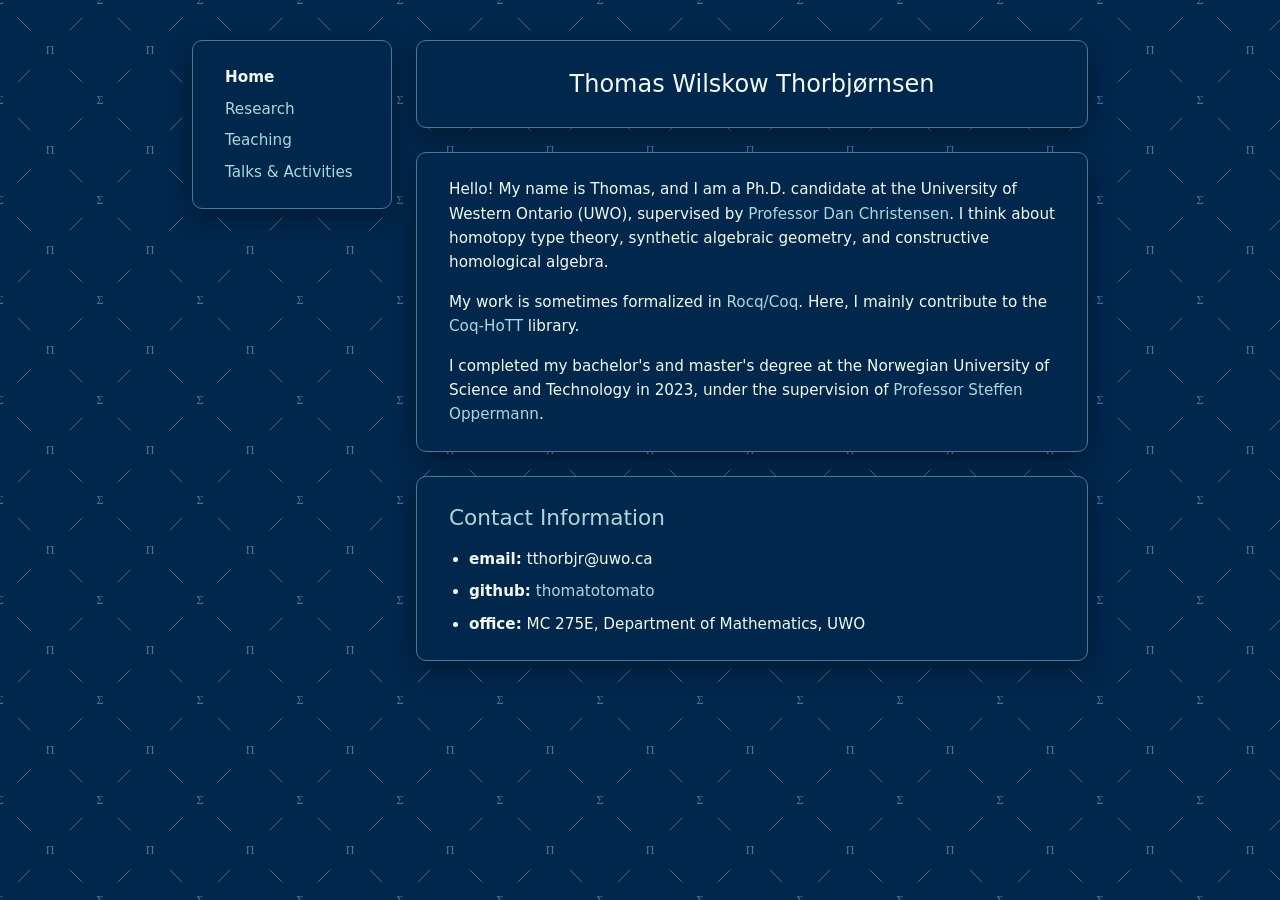
<file: index.html>
<!DOCTYPE html>
<html lang="en">
<head>
  <!-- Character encoding and responsive viewport scaling for mobile devices -->
  <meta charset="UTF-8">
  <meta name="viewport" content="width=device-width, initial-scale=1.0">
  <title>Thomas Wilskow Thorbjørnsen</title>

  <!-- Shared stylesheet (for pages in subfolders like Research/, use "../style.css") -->
  <link rel="stylesheet" href="style.css">
</head>
<body>
  <!-- Two-column grid container: left sidebar (nav) + right main column (.content) -->
  <div class="layout">
    <!-- Sidebar navigation card; aria-label helps screen readers identify this nav region -->
    <nav class="card" aria-label="Explore files">
      <!-- class="current" highlights the active page; move it to the matching link on other pages -->
      <a class="current">Home</a>
      <a href="Research/research.html">Research</a>
      <a href="Teaching/teaching.html">Teaching</a>
      <a href="Talks and Activities/talks.html">Talks &amp; Activities</a>
      <!-- <a href="resume.pdf">Resume</a> -->
    </nav>

    <!-- Right column: stacks the name card above the main text card (and any future .card sections) -->
    <div class="content">
      <header class="card">
        <h1>Thomas Wilskow Thorbjørnsen</h1>
      </header>

      <section class="card">
        <p>Hello! My name is Thomas, and I am a Ph.D. candidate at the University of Western Ontario (UWO), supervised by <a href="https://jdc.math.uwo.ca/">Professor Dan Christensen</a>. I think about homotopy type theory, synthetic algebraic geometry, and constructive homological algebra.</p>

        <p>My work is sometimes formalized in <a href="https://rocq-prover.org/">Rocq/Coq</a>. Here, I mainly contribute to the <a href="https://github.com/HoTT/Coq-HoTT">Coq-HoTT</a> library. </p>

        <p>I completed my bachelor's and master's degree at the Norwegian University of Science and Technology in 2023, under the supervision of <a href="https://opperman.folk.ntnu.no/index.html">Professor Steffen Oppermann</a>.</p>
      </section>

      <section class="card">
        <h2>Contact Information</h2>
          <ul>
            <li><b>email:</b> tthorbjr@uwo.ca</li>
            <li><b>github:</b> <a href="https://github.com/ThomatoTomato">thomatotomato</a></li>
            <li><b>office:</b> MC 275E, Department of Mathematics, UWO</li>
          </ul>
      </section>

      <!-- <section class="card">
        <h2>News</h2>

      </section> -->
    </div>
  </div>
</body>
</html>
</file>
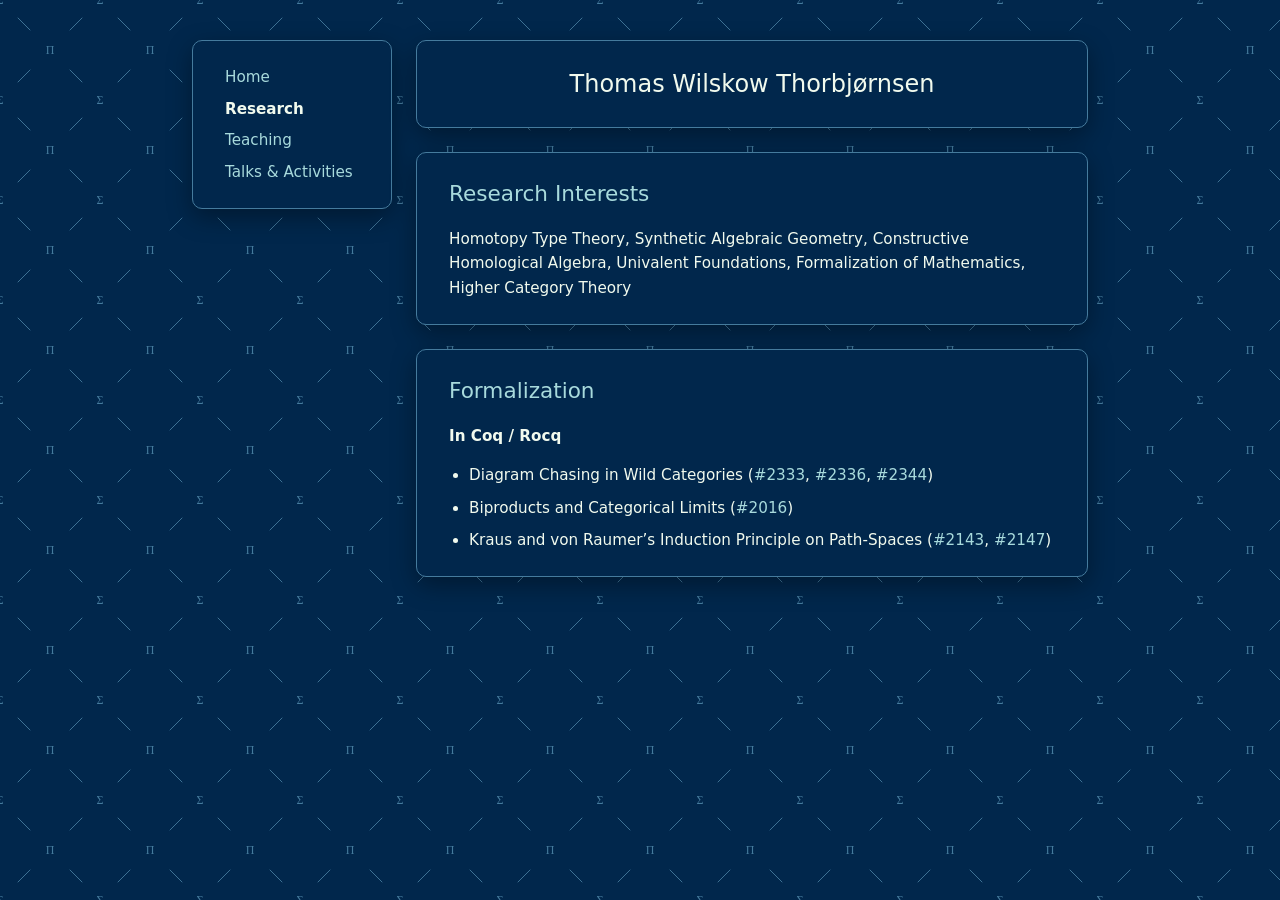
<file: Research/research.html>
<!DOCTYPE html>
<html lang="en">
<head>
  <!-- Character encoding and responsive viewport scaling for mobile devices -->
  <meta charset="UTF-8">
  <meta name="viewport" content="width=device-width, initial-scale=1.0">
  <title>Thomas Wilskow Thorbjørnsen</title>

  <!-- Shared stylesheet (for pages in subfolders like Research/, use "../style.css") -->
  <link rel="stylesheet" href="../style.css">
</head>
<body>
  <!-- Two-column grid container: left sidebar (nav) + right main column (.content) -->
  <div class="layout">
    <!-- Sidebar navigation card; aria-label helps screen readers identify this nav region -->
    <nav class="card" aria-label="Explore files">
      <!-- class="current" highlights the active page; move it to the matching link on other pages -->
      <a href="../index.html">Home</a>
      <a class="current">Research</a>
      <a href="../Teaching/teaching.html">Teaching</a>
      <a href="../Talks and Activities/talks.html">Talks &amp; Activities</a>
      <!-- <a href="resume.pdf">Resume</a> -->
    </nav>

    <!-- Right column: stacks the name card above the main text card (and any future .card sections) -->
    <div class="content">
      <header class="card">
        <h1>Thomas Wilskow Thorbjørnsen</h1>
      </header>

      <!-- Current research interests -->
      <main class="card">
        <h2>Research Interests</h2>
        <p>
          Homotopy Type Theory, Synthetic Algebraic Geometry, Constructive Homological Algebra, Univalent Foundations, Formalization of Mathematics, Higher Category Theory
        </p>
      </main>

      <!-- Publications and preprints -->
      <!-- <section class="card">
        <h2>Publications &amp; Preprints</h2>
        <p><em>In pure mathematics, authors are listed alphabetically by convention.</em></p>
        <h3>Preprints &amp; Manuscripts in Preparation</h3>
        <ol>
          <li>
            F. Cherubini, J. D. Christensen, F. Endres, H. Moeneclaey, and T. W. Thorbjørnsen,
            <em>Finitely Adequate Modules in Synthetic Algebraic Geometry</em>,
            In preparation.
          </li>
          <li>
            J. D. Christensen and T. W. Thorbjørnsen,
            <em>Diagram Chasing in Type Theory</em> (Working Title),
            In preparation.<br>
            Formalization: Upstreamed to <a href="https://github.com/HoTT/Coq-HoTT">HoTT/Coq-HoTT</a> (PR #2333, PR #2336, PR #2344).
          </li>
          <li>
            J. D. Christensen and T. W. Thorbjørnsen,
            <em>Derived Functors in Homotopy Type Theory</em>,
            In preparation.
          </li>
        </ol>
      </section> -->

      <!-- Formalization -->
      <section class="card">
        <h2>Formalization</h2>
        <p>
          <strong>In Coq / Rocq </strong><br>
        </p>

        <!-- <h3>Upstream Library Contributions: <a href="https://github.com/HoTT/Coq-HoTT">HoTT/Coq-HoTT</a></h3>
        <p>Contributions to the official Homotopy Type Theory library for Coq / Rocq:</p> -->
        <ul>
          <li> Diagram Chasing in Wild Categories (<a href="https://github.com/HoTT/Coq-HoTT/pull/2333">#2333</a>, <a href="https://github.com/HoTT/Coq-HoTT/pull/236">#2336</a>, <a href="https://github.com/HoTT/Coq-HoTT/pull/2344">#2344</a>) </li>
          <li> Biproducts and Categorical Limits (<a href="https://github.com/HoTT/Coq-HoTT/pull/2016">#2016</a>) </li>
          <li> Kraus and von Raumer’s Induction Principle on Path-Spaces (<a href="https://github.com/HoTT/Coq-HoTT/pull/2143">#2143</a>, <a href="https://github.com/HoTT/Coq-HoTT/pull/2147">#2147</a>) </li>
        </ul>
      </section>
    </div>
  </div>
</body>
</html>
</file>
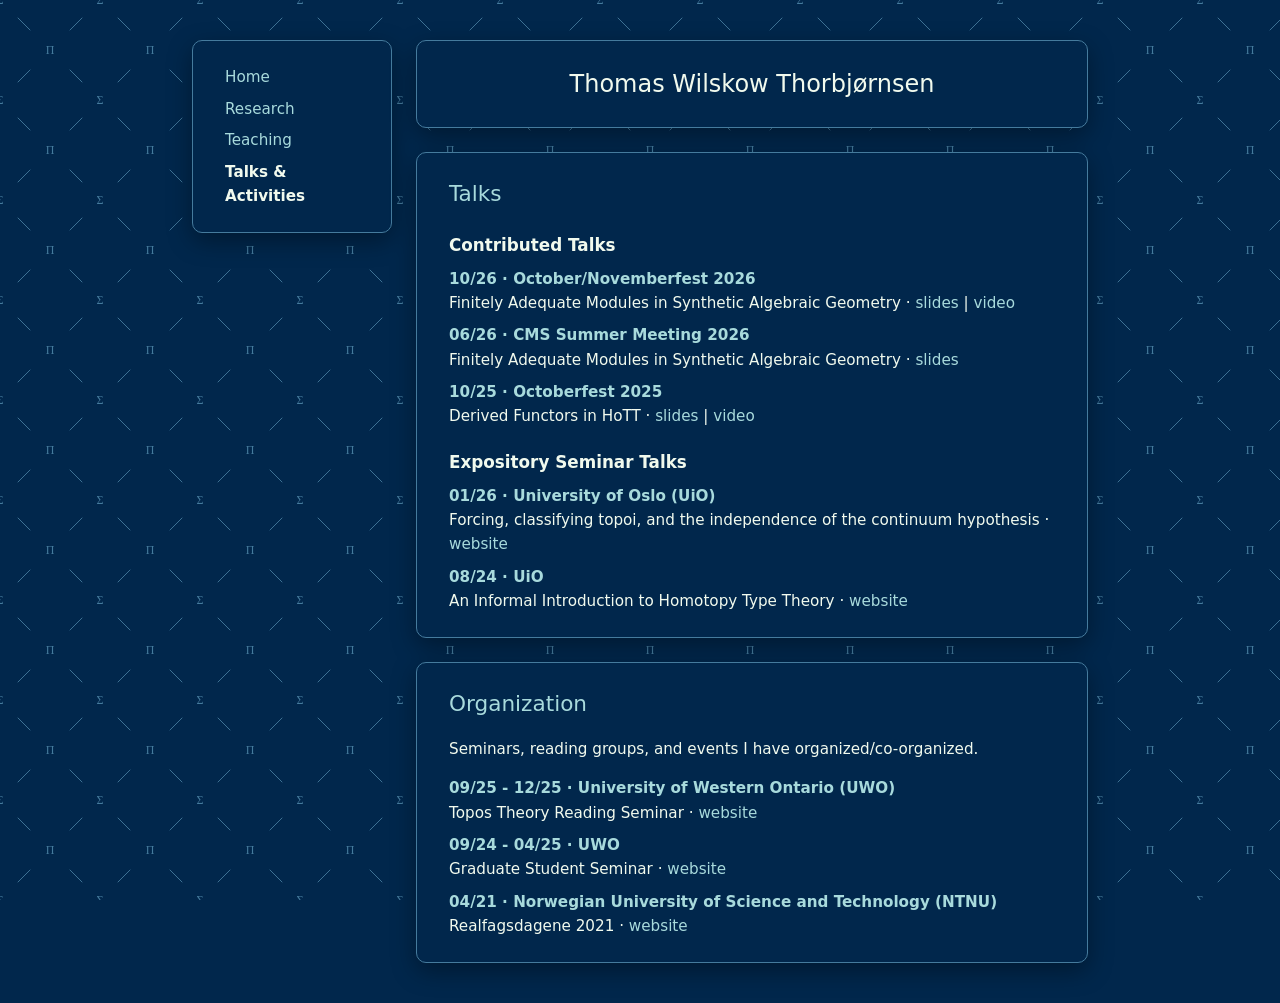
<file: Talks and Activities/talks.html>
<!DOCTYPE html>
<html lang="en">
<head>
  <!-- Character encoding and responsive viewport scaling for mobile devices -->
  <meta charset="UTF-8">
  <meta name="viewport" content="width=device-width, initial-scale=1.0">
  <title>Thomas Wilskow Thorbjørnsen</title>

  <!-- Shared stylesheet (for pages in subfolders like Research/, use "../style.css") -->
  <link rel="stylesheet" href="../style.css">
</head>
<body>
  <!-- Two-column grid container: left sidebar (nav) + right main column (.content) -->
  <div class="layout">
    <!-- Sidebar navigation card; aria-label helps screen readers identify this nav region -->
    <nav class="card" aria-label="Explore files">
      <!-- class="current" highlights the active page; move it to the matching link on other pages -->
      <a href="../index.html">Home</a>
      <a href="../Research/research.html">Research</a>
      <a href="../Teaching/teaching.html">Teaching</a>
      <a class="current">Talks &amp; Activities</a>
      <!-- <a href="resume.pdf">Resume</a> -->
    </nav>

    <!-- Right column: stacks the name card above the main text card (and any future .card sections) -->
    <div class="content">
      <header class="card">
        <h1>Thomas Wilskow Thorbjørnsen</h1>
      </header>

      <section class="card">
        <h2>Talks</h2>

        <h3>Contributed Talks</h3>
        <ul class="single-list">
          <li>
            <span class="label">10/26 &middot; October/Novemberfest 2026</span>
            Finitely Adequate Modules in Synthetic Algebraic Geometry &middot; <a href="Slides/finsag_Octoberfest26.pdf">slides</a> &vert; <a href="https://richardblute.ca/wp-content/uploads/2026/11/day1rec1.mp4">video</a>
          </li>

          <li>
            <span class="label">06/26 &middot; CMS Summer Meeting 2026</span>
            Finitely Adequate Modules in Synthetic Algebraic Geometry &middot; <a href="Slides/finsag_CMS26.pdf">slides</a>
          </li>

          <li>
            <span class="label"> 10/25 &middot; Octoberfest 2025</span>
            Derived Functors in HoTT &middot; <a href="Slides/derived_Octoberfest25.pdf">slides</a> &vert; <a href="https://richardblute.ca/wp-content/uploads/2025/11/thorbjornsen-25.mp4">video</a>
          </li>
        </ul>

        <h3>Expository Seminar Talks</h3>
        <ul class="single-list">
          <li>
            <span class="label">01/26 &middot; University of Oslo (UiO) </span>
            Forcing, classifying topoi, and the independence of the continuum hypothesis &middot; <a href="https://www.mn.uio.no/math/english/research/groups/geometry-topology/events/seminars/2026%20-%20Thorbj%C3%B8rnsen%20-%2016.01.26.html">website</a>
          </li>
          <li>
            <span class="label">08/24 &middot; UiO </span>
            An Informal Introduction to Homotopy Type Theory &middot; <a href="https://www.mn.uio.no/math/english/research/groups/geometry-topology/events/seminars/thorbjornsen.html">website</a>
          </li>
        </ul>
      </section>

      <section class="card">
        <h2>Organization</h2>

        <p>Seminars, reading groups, and events I have organized/co-organized.</p>

        <ul class="single-list">
          <li>
            <span class="label">09/25 - 12/25 &middot; University of Western Ontario (UWO)</span>
            Topos Theory Reading Seminar &middot; <a href="https://thchatzidiamantis.github.io/Organisation/ToposTheory.html">website</a>
          </li>

          <li>
            <span class="label">09/24 - 04/25 &middot; UWO</span>
            Graduate Student Seminar &middot; <a href="https://www.math.uwo.ca/graduate/seminar.html">website</a>
          </li>

          <li>
            <span class="label">04/21 &middot; Norwegian University of Science and Technology (NTNU) </span>
            Realfagsdagene 2021 &middot; <a href="https://www.realfagsdagene.org/2021">website</a>
          </li>
        </ul>
      </section>
    </div>
  </div>
</body>
</html>
</file>
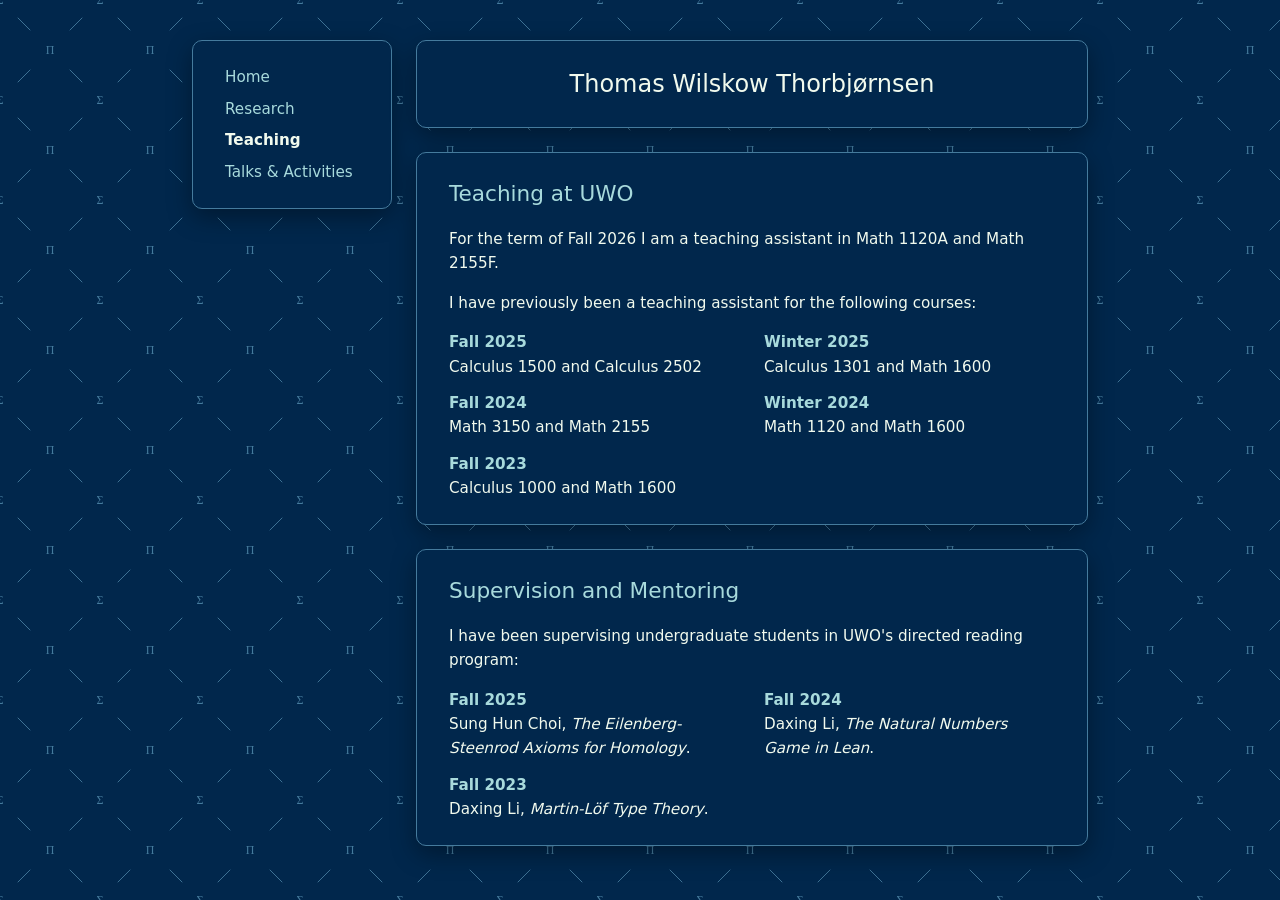
<file: Teaching/teaching.html>
<!DOCTYPE html>
<html lang="en">
<head>
  <!-- Character encoding and responsive viewport scaling for mobile devices -->
  <meta charset="UTF-8">
  <meta name="viewport" content="width=device-width, initial-scale=1.0">
  <title>Thomas Wilskow Thorbjørnsen</title>

  <!-- Shared stylesheet (for pages in subfolders like Research/, use "../style.css") -->
  <link rel="stylesheet" href="../style.css">
</head>
<body>
  <!-- Two-column grid container: left sidebar (nav) + right main column (.content) -->
  <div class="layout">
    <!-- Sidebar navigation card; aria-label helps screen readers identify this nav region -->
    <nav class="card" aria-label="Explore files">
      <!-- class="current" highlights the active page; move it to the matching link on other pages -->
      <a href="../index.html">Home</a>
      <a href="../Research/research.html">Research</a>
      <a class="current">Teaching</a>
      <a href="../Talks and Activities/talks.html">Talks &amp; Activities</a>
      <!-- <a href="resume.pdf">Resume</a> -->
    </nav>

    <!-- Right column: stacks the name card above the main text card (and any future .card sections) -->
    <div class="content">
      <header class="card">
        <h1>Thomas Wilskow Thorbjørnsen</h1>
      </header>

      <section class="card">
        <h2>Teaching at UWO</h2>
        <p>For the term of Fall 2026 I am a teaching assistant in Math 1120A and Math 2155F.</p>

        <p>I have previously been a teaching assistant for the following courses:</p>
        <ul class="block-list">
          <li>
            <span class="label">Fall 2025</span>
            Calculus 1500 and Calculus 2502
          </li>
          <li>
            <span class="label">Winter 2025</span>
            Calculus 1301 and Math 1600
          </li>
          <li>
            <span class="label">Fall 2024</span>
            Math 3150 and Math 2155
          </li>
          <li>
            <span class="label">Winter 2024</span>
            Math 1120 and Math 1600
          </li>
          <li>
            <span class="label">Fall 2023</span>
            Calculus 1000 and Math 1600
          </li>
        </ul>
      </section>

      <!-- <section class="card">
        <h2>Norwegian University of Science and Technology (NTNU)</h2>
        <ul>
          <li>
            <strong>Teaching Assistant (Læringsassistent)</strong>, Department of Mathematical Sciences <em>(August 2022 – May 2023)</em><br>
            Tutored students and evaluated weekly problem sets and assignments.
          </li>
        </ul>
      </section> -->

      <section class="card">
        <h2>Supervision and Mentoring</h2>

        <p>I have been supervising undergraduate students in UWO's directed reading program:</p>
        <ul class="block-list">
          <li>
            <span class="label">Fall 2025</span>
            Sung Hun Choi, <em>The Eilenberg-Steenrod Axioms for Homology</em>.
          </li>
          <li>
            <span class="label">Fall 2024</span>
            Daxing Li, <em>The Natural Numbers Game in Lean</em>.
          </li>
          <li>
            <span class="label">Fall 2023</span>
            Daxing Li, <em>Martin-Löf Type Theory</em>.
          </li>
        </ul>
      </section>
    </div>
  </div>
</body>
</html>
</file>
<file: style.css>
/*
 * Color palette (CSS custom properties available anywhere via var(--name))
 * --color-1: hover/accent highlight (gold)
 * --color-2: primary text (off-white)
 * --color-3: links (light teal)
 * --color-4: borders and background tile pattern (steel blue)
 * --color-5: background and card fill (deep navy)
 */
:root {
  --color-1: #FFD700;
  --color-2: #f1faee;
  --color-3: #A8DADC;
  --color-4: #457b9d;
  --color-5: #01274C;
}

/* Base canvas color behind the tiled pattern */
html {
  background-color: var(--color-5);
}

/* Centers the whole page layout within a max width of 56rem (~896px) */
body {
  color: var(--color-2);
  font-family: system-ui, -apple-system, sans-serif;
  font-size: 0.95rem;
  line-height: 1.6;
  max-inline-size: 56rem;
  margin-inline: auto;
  padding: 2rem 1.5rem;
}

/*
 * Fixed full-screen tiled background pattern.
 * Uses the SVG as a CSS mask so the pattern automatically adopts --color-4.
 * z-index: -1 keeps it behind all page content; pointer-events: none prevents blocking clicks.
 */
body::before {
  content: "";
  position: fixed;
  inset: 0;
  z-index: -1;
  pointer-events: none;
  background-color: var(--color-4);
  /* Change the url of the following two fields to change tiling. */
  -webkit-mask-image: url("tile.svg");
  mask-image: url("tile.svg");
  -webkit-mask-repeat: repeat;
  mask-repeat: repeat;
  -webkit-mask-size: 100px 100px;
  mask-size: 100px 100px;
}

/* Reusable card container for nav, header, main, and any future <section class="card"> */
.card {
  background-color: var(--color-5);
  border: 1.5px solid var(--color-4);
  border-radius: 10px;
  padding: 1.5rem 2rem;
  box-shadow: 0 8px 24px rgba(0, 0, 0, 0.35);
}

/* Adds vertical spacing between stacked cards in the same column */
.card + .card {
  margin-block-start: 1.5rem;
}

/* Trim extra outer margins from the first/last element inside a card */
.card > :first-child {
  margin-block-start: 0;
}

.card > :last-child {
  margin-block-end: 0;
}

header {
  text-align: center;
}

h1 {
  font-size: 1.5rem;
  font-weight: 500;
  margin-block-end: 0;
}

h2 {
  font-weight: 500;
  font-size: 1.35rem;
  margin-block: 0 0.75rem;
  color: var(--color-3);
}

h3 {
  font-weight: 600;
  font-size: 1.05rem;
  margin-block: 1.25rem 0.5rem;
}

ul, ol {
  padding-inline-start: 1.25rem;
  margin-block: 0.5rem;
}

li + li {
  margin-block-start: 0.5rem;
}

/* Single-column list for label + entries */
.single-list {
  list-style: none;
  padding-inline-start: 0;
  margin-block: 0.5rem;
}

/* Two-column list for label + entries */
.block-list {
  display: grid;
  grid-template-columns: repeat(2, minmax(0, 1fr));
  gap: 0.75rem 1.5rem;
  list-style: none;
  padding-inline-start: 0;
  margin-block: 0.5rem;
}

.block-list li + li {
  margin-block-start: 0; /* Override global li + li spacing so grid rows align */
}

.label {
  display: block;
  font-weight: 600;
  color: var(--color-3);
}

@media (max-width: 42rem) {
  .block-list {
    grid-template-columns: 1fr;
  }
}

/* Desktop two-column layout: 12.5rem left sidebar + flexible right content column */
.layout {
  display: grid;
  grid-template-columns: 12.5rem 1fr;
  align-items: start; /* Keep sidebar sized to its content rather than stretching full height */
  gap: 1.5rem;
}

/* Vertical link list inside the sidebar nav */
nav {
  display: flex;
  flex-direction: column;
  gap: 0.45rem;
}

/* Responsive breakpoint: stack into one column and center nav links horizontally on small screens */
@media (max-width: 42rem) {
  .layout {
    grid-template-columns: 1fr;
  }

  nav {
    flex-direction: row;
    flex-wrap: wrap;
    flex-wrap: balance; /* Distribute wrapped links evenly where supported */
    justify-content: center;
    gap: 0.5rem 1rem;
  }
}

/* Link styles */
a {
  text-decoration: none;
  color: var(--color-3);
}

a:hover {
  color: var(--color-1);
  text-decoration: underline;
}

/* Highlights the link for the currently active page */
.current {
  font-weight: 700;
  color: var(--color-2);
}
</file>
